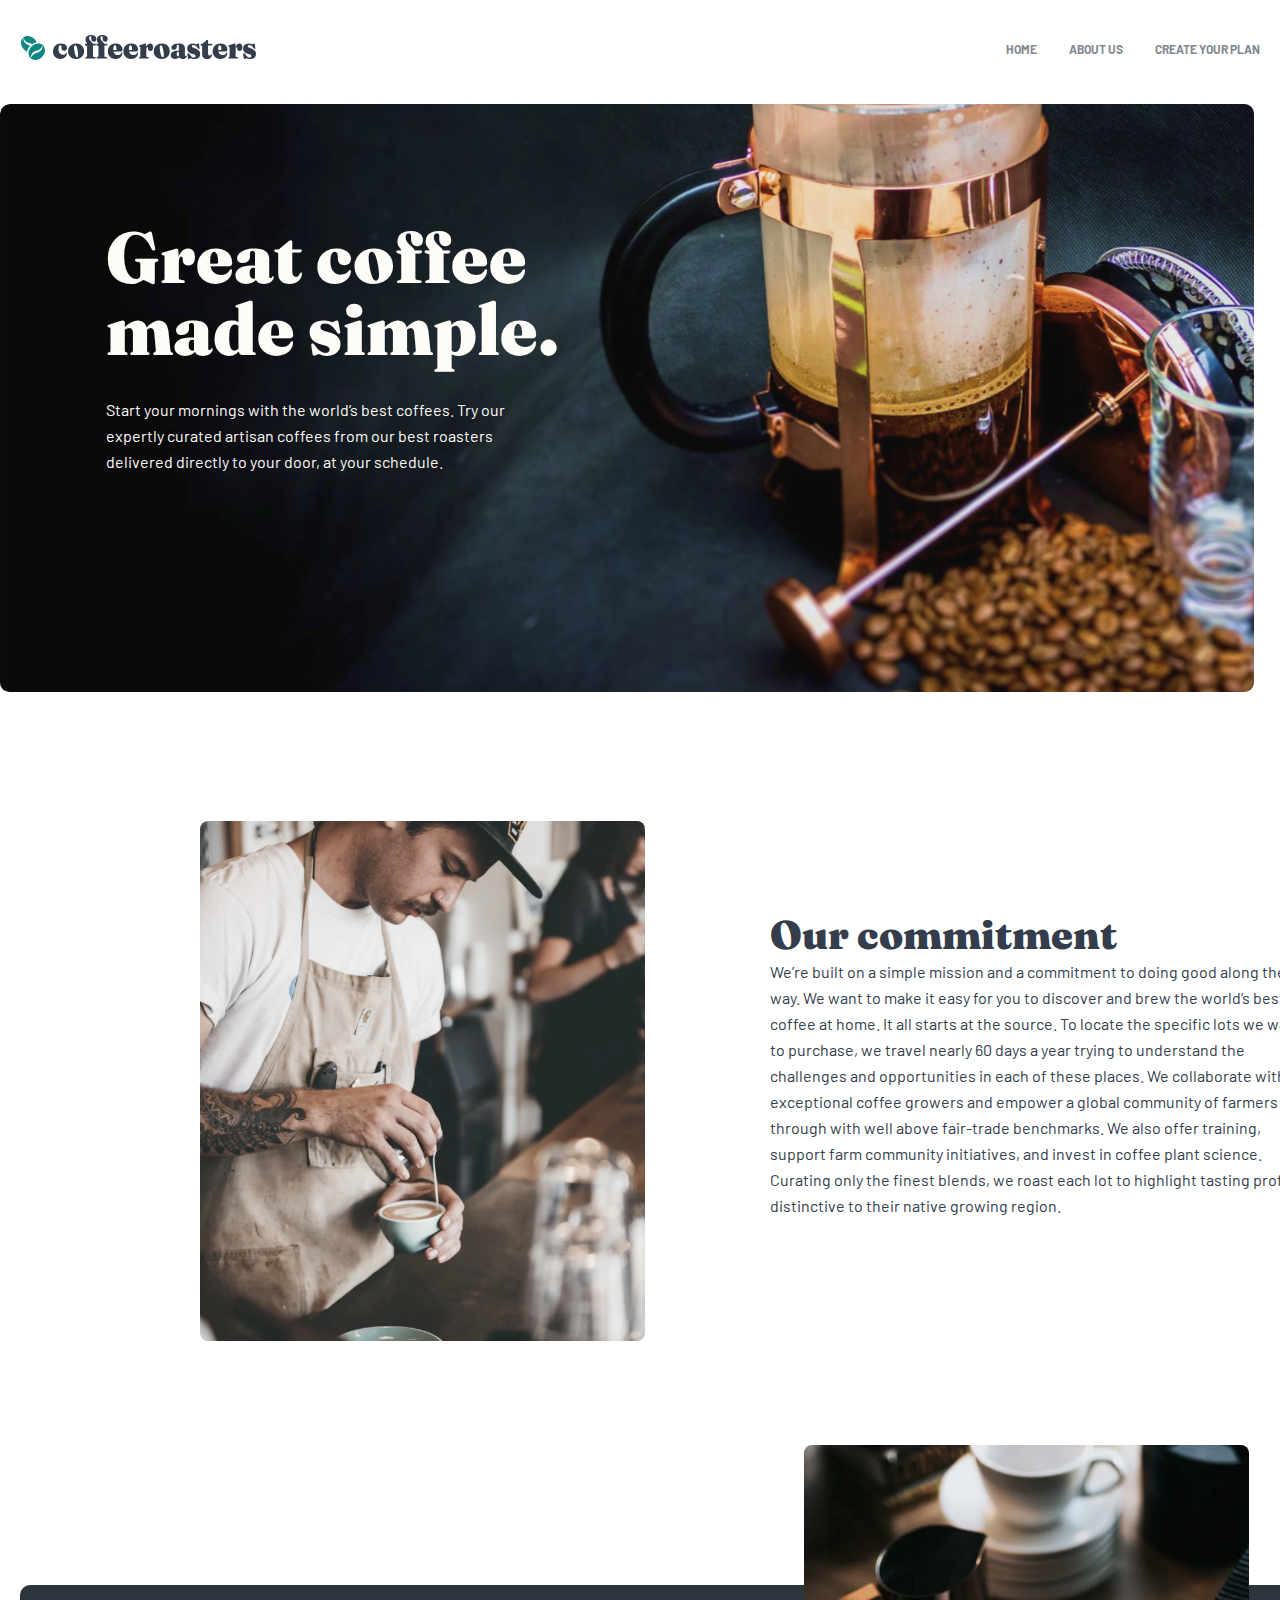
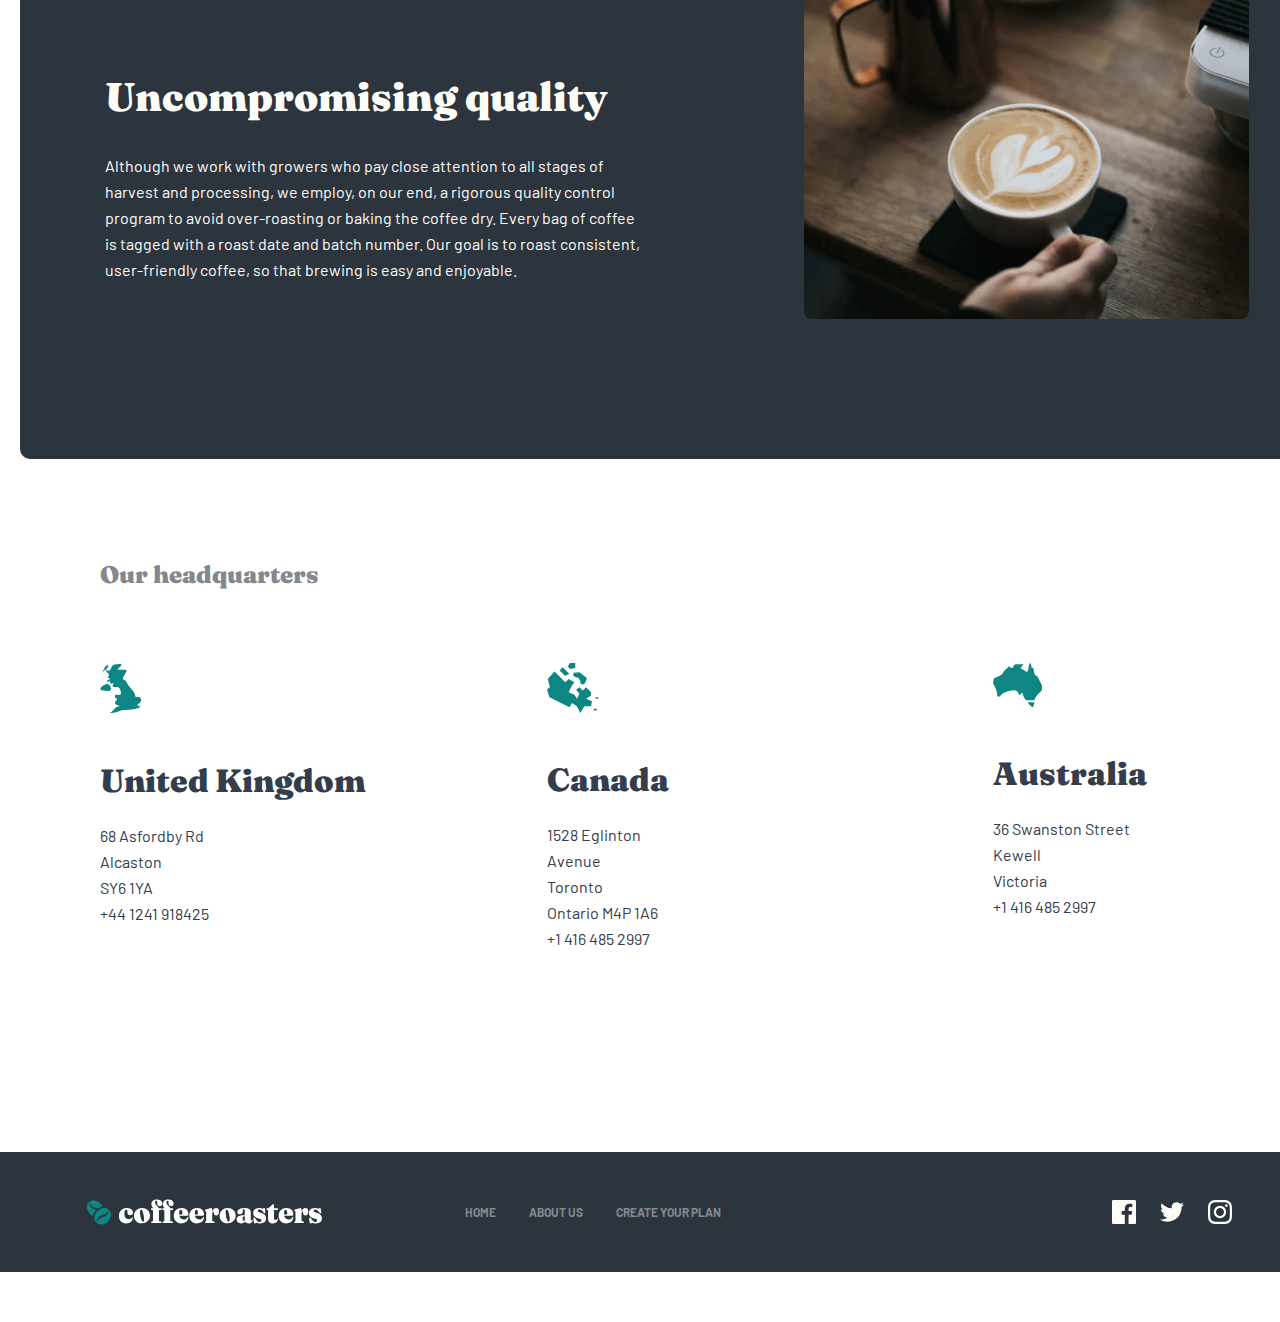
<file: about.html>
<!DOCTYPE html>
<html lang="en">
<head>
    <meta charset="UTF-8">
    <meta http-equiv="X-UA-Compatible" content="IE=edge">
    <meta name="viewport" content="width=device-width, initial-scale=1.0">
    <link rel="preconnect" href="https://fonts.googleapis.com">
    <link rel="preconnect" href="https://fonts.gstatic.com" crossorigin>
    <link
        href="https://fonts.googleapis.com/css2?family=Barlow:wght@400;700&family=Fraunces:opsz,wght@9..144,400;9..144,500;9..144,600;9..144,700;9..144,900&family=Libre+Franklin:wght@400;500&family=Montserrat:wght@400;500;600;700&family=Plus+Jakarta+Sans:wght@400;500;700&family=Poppins:wght@400;600;700&family=Rubik:wght@400;500;700&family=Source+Serif+Pro:wght@400;700&family=Tenor+Sans&display=swap"
        rel="stylesheet">

    <link rel="stylesheet" href="./scss/main.css">
    <title>COFFEEROASTERS</title>
</head>
<body>

    <header class="header">
        <div class="container header__box">
            <a class="header__logo" href="#"><img src="./img/logoheader.svg" alt="logo"></a>

            <nav class="nav">
                <ul class="nav__list">
                    <li class="homeee"><a class="nav__item" href="./index.html">HOME</a></li>
                    <li class="about"><a class="nav__item" href="/about.html">ABOUT US</a></li>
                    <li class="create"><a class="nav__item" href="./create.html">CREATE YOUR PLAN</a></li>
                    <li class="burger"><a href="#"><img src="./img/burger.svg" alt="burger"></a></li>
                </ul>
            </nav>
        </div>
    </header>


    <main class="container main_home">
        <div class="bac-img">
            <h2>Great coffee
                made simple.</h2>
            <p>Start your mornings with the world’s best coffees. Try our expertly curated artisan coffees from our best
                roasters delivered directly to your door, at your schedule.</p>
<!-- 
            <div class="btn-div">
                <a class="header-btn" href="#">Create your plan</a>
            </div> -->

        </div>
    </main>


    <section class="container taturoka">

        <div class="tatur_text" >
            <img src="./img/tatur.svg" alt="hahah">


            <div class="taturowka_text">
                <h3>
                    Our commitment
                </h3>


                <p>We’re built on a simple mission and a commitment to doing good along the way. We want to make it easy for you to discover and brew the world’s best coffee at home. It all starts at the source. To locate the specific lots we want to purchase, we travel nearly 60 days a year trying to understand the challenges and opportunities in each of these places. We collaborate with exceptional coffee growers and empower a global community of farmers through with well above fair-trade benchmarks. We also offer training, support farm community initiatives, and invest in coffee plant science. Curating only the finest blends, we roast each lot to highlight tasting profiles distinctive to their native growing region.</p>
            </div>
        </div>
    </section>




    <section class="container quality">

        <div class="bac__div_quality">

            <h2>Uncompromising quality</h2>
            <p>Although we work with growers who pay close attention to all stages of harvest and processing, we employ, on our end, a rigorous quality control program to avoid over-roasting or baking the coffee dry. Every bag of coffee is tagged with a roast date and batch number. Our goal is to roast consistent, user-friendly coffee, so that brewing is easy and enjoyable.</p>
            <div class="acup_of_coffe">
                <img src="./img/acup.svg" alt="hahaha">
            </div>
            <div class="acup_of_coffe2">
                <img src="./img/screenonliy.svg" alt="hahaha">
            </div>


        </div>

    </section>



    <section class="world_in_coffe container">

        <h2>
            Our headquarters
        </h2>


        <div class="world_div">
            <div class="world_card">
                <img src="./img/kingdom.svg" alt="world">

                <h5> United Kingdom</h5>

                <p> 68  Asfordby Rd</p>
                    <p>  Alcaston</p>
                        <p>  SY6 1YA</p>
                            <p> +44 1241 918425</p>
            </div>

            <div class="world_card">
                <img src="./img/canada.svg" alt="world">

                <h5> Canada</h5>

                <p> 1528  Eglinton Avenue</p>
                <p>  Toronto</p>
                <p> Ontario M4P 1A6</p>
                <p>  +1 416 485 2997</p>
            </div>

            <div class="world_card">
                <img src="./img/australia.svg" alt="world">

                <h5> Australia</h5>

                <p> 36 Swanston Street</p>
                   <p> Kewell</p>
                   <p> Victoria</p>
                   <p>+1 416 485 2997</p>
            </div>

        </div>

    </section>





    <footer class="footer container">


        <div class="footer_div">

            <img src="./img/logofooter.svg" alt="logo">

            <nav class="nav">
                <ul class="nav__list_footer">
                    <li><a class="nav__item_footer" href="#">HOME</a></li>
                    <li><a class="nav__item_footer" href="#">ABOUT US</a></li>
                    <li><a class="nav__item_footer" href="#">CREATE YOUR PLAN</a></li>

                </ul>
            </nav>

            <div class="linkslar">
                <img src="./img/fasebook.svg" alt="fasebook">
                <img src="./img/twitter.svg" alt="fasebook">
                <img src="./img/insta.svg" alt="fasebook">

            </div>


        </div>



    </footer>





    
</body>
</html>
</file>
<file: scss/main.css>
body {
  margin: 0;
  padding: 0;
}

a {
  text-decoration: none;
}

li {
  list-style: none;
}

.container {
  margin: 0 auto;
  padding: 0 20px;
  max-width: 1300px;
}

.header {
  padding-bottom: 30px;
}
.header .header__box {
  display: flex;
  justify-content: space-between;
  align-items: center;
  padding-top: 24px;
}
.header .header__box .nav .nav__list {
  display: flex;
  gap: 32px;
}
.header .header__box .nav .nav__list .burger {
  display: none;
}
.header .header__box .nav .nav__list .nav__item {
  list-style: none;
  font-family: "Barlow";
  font-style: normal;
  font-weight: 700;
  font-size: 12px;
  line-height: 15px;
  color: #83888F;
  margin: 0;
}
.header .header__box .nav .nav__list .nav__item:hover {
  color: #333D4B;
  font-weight: 700;
}

@media (max-width: 590px) {
  .header .header__box {
    justify-content: center;
    padding: 0;
    padding-top: 20px;
  }
  .header .header__box .nav .nav__list .nav__item {
    display: none;
  }
  .header .header__box .nav .nav__list .burger {
    display: block;
  }
}
.main_home {
  background: url(../img/bacraundsvg.svg);
  height: 600px;
  background-size: 98%;
  background-repeat: no-repeat;
  border-radius: 10px;
  padding-top: 117px;
  margin: 0 auto;
}
.main_home .bac-img h2 {
  font-family: "Fraunces";
  font-style: normal;
  font-weight: 900;
  font-size: 72px;
  line-height: 72px;
  color: #FEFCF7;
  width: 493px;
  padding-left: 86px;
  margin: 0;
}
.main_home .bac-img p {
  font-family: "Barlow";
  font-style: normal;
  font-weight: 400;
  font-size: 16px;
  line-height: 26px;
  color: #FEFCF7;
  width: 405px;
  padding: 32px 0px 0px 86px;
  margin: 0;
}
.main_home .bac-img .btn-div {
  padding: 71px 0px 0px 86px;
}
.main_home .bac-img .btn-div .header-btn {
  font-family: "Fraunces";
  font-style: normal;
  font-weight: 900;
  font-size: 18px;
  line-height: 25px;
  text-align: center;
  color: #FEFCF7;
  padding: 15px 31px 16px 31px;
  background-color: #0E8784;
  border-radius: 6px;
}
.main_home .bac-img .btn-div .header-btn:hover {
  background-color: #66D2CF;
}

@media (max-width: 920px) {
  .main_home {
    padding-top: 17px;
    background: url(../img/bacraundsvg.svg);
    height: 400px;
    background-size: 98%;
    background-repeat: no-repeat;
    border-radius: 10px;
  }
  .main_home .bac-img h2 {
    font-size: 48px;
    line-height: 48px;
    color: #FEFCF7;
    width: 329px;
    padding-left: 56px;
    margin: 0;
  }
  .main_home .bac-img p {
    font-size: 15px;
    line-height: 25px;
    color: #FEFCF7;
    width: 398px;
    padding: 24px 0px 0px 58px;
    margin: 0;
  }
  .main_home .bac-img .btn-div {
    padding: 55px 0px 0px 58px;
  }
}
@media (max-width: 590px) {
  .main_home {
    padding-top: 100px;
    background: url(../img/phonebag.svg);
    width: 377px;
    background-size: 100%;
    background-repeat: no-repeat;
    border-radius: 10px;
  }
  .main_home .bac-img h2 {
    font-size: 48px;
    line-height: 48px;
    color: #FEFCF7;
    width: 329px;
    padding-left: 20px;
    margin: 0;
  }
  .main_home .bac-img p {
    font-size: 15px;
    line-height: 25px;
    color: #FEFCF7;
    width: 398px;
    padding: 24px 0px 0px 20px;
    margin: 0;
  }
  .main_home .bac-img .btn-div {
    padding: 55px 0px 0px 20px;
  }
}
.footer {
  padding: 200px 0px 50px 0px;
}
.footer .footer_div {
  width: 1280px;
  height: 120px;
  background-color: #2C343E;
  display: flex;
  align-items: center;
  padding-left: 86px;
}
.footer .footer_div img {
  height: 26px;
  width: 236px;
  padding-right: 103px;
}
.footer .footer_div .nav .nav__list_footer {
  display: flex;
  gap: 33px;
}
.footer .footer_div .nav .nav__list_footer .nav__item_footer {
  list-style: none;
  font-family: "Barlow";
  font-style: normal;
  font-weight: 700;
  font-size: 12px;
  line-height: 15px;
  color: #83888F;
  margin: 0;
}
.footer .footer_div .nav .nav__list_footer .nav__item_footer:hover {
  color: #FEFCF7;
  font-weight: 700;
}
.footer .footer_div .linkslar {
  display: flex;
  width: 120px;
  gap: 24px;
  padding-left: 391px;
}
.footer .footer_div .linkslar img {
  width: 24px;
  height: 24px;
  margin: 0;
  padding: 0;
}

@media (max-width: 920px) {
  .footer {
    padding: 120px 0px 70px 0px;
  }
  .footer .footer_div {
    width: 687px;
    height: 270px;
    display: grid;
    grid-template-columns: auto;
    justify-content: center;
    text-align: center;
  }
  .footer .footer_div img {
    height: 26px;
    width: 236px;
    padding: 0;
    padding-bottom: 10px;
    padding-left: 30px;
    justify-content: center;
    text-align: center;
  }
  .footer .footer_div .nav .nav__list_footer {
    display: flex;
    gap: 23px;
    padding: 0;
    justify-content: center;
  }
  .footer .footer_div .nav .nav__list_footer .nav__item_footer {
    list-style: none;
    font-family: "Barlow";
    font-style: normal;
    font-weight: 700;
    font-size: 12px;
    line-height: 15px;
    color: #83888F;
    margin: 0;
  }
  .footer .footer_div .nav .nav__list_footer .nav__item_footer:hover {
    color: #FEFCF7;
    font-weight: 700;
  }
  .footer .footer_div .linkslar {
    display: flex;
    width: 120px;
    gap: 24px;
    margin: 0 auto;
    padding: 0;
    padding-left: 0px;
    justify-content: center;
  }
  .footer .footer_div .linkslar img {
    width: 24px;
    height: 24px;
    margin: 0;
    padding: 0;
  }
}
@media (max-width: 590px) {
  .footer {
    padding: 120px 0px 70px 40px;
  }
  .footer .footer_div {
    width: 307px;
    height: 346px;
    display: grid;
    grid-template-columns: auto;
    justify-content: center;
    text-align: center;
  }
  .footer .footer_div img {
    height: 26px;
    width: 236px;
    padding: 0;
    padding-bottom: 0px;
    padding-left: 0px;
    padding-right: 90px;
    justify-content: center;
    text-align: center;
  }
  .footer .footer_div .nav .nav__list_footer {
    display: grid;
    grid-template-columns: auto;
    gap: 23px;
    padding: 0;
    justify-content: center;
  }
  .footer .footer_div .nav .nav__list_footer .nav__item_footer {
    list-style: none;
    font-family: "Barlow";
    font-style: normal;
    font-weight: 700;
    font-size: 12px;
    line-height: 15px;
    color: #83888F;
    margin: 0;
    padding-right: 90px;
  }
  .footer .footer_div .nav .nav__list_footer .nav__item_footer:hover {
    color: #FEFCF7;
    font-weight: 700;
  }
  .footer .footer_div .linkslar {
    display: flex;
    width: 120px;
    margin: 0 auto;
    padding: 0;
    padding-left: 0px;
    justify-content: center;
    padding-right: 90px;
  }
  .footer .footer_div .linkslar img {
    width: 24px;
    height: 24px;
    margin: 0;
    padding: 0;
  }
}
.collc {
  padding-left: 165px;
  padding-bottom: 50px;
}
.collc .collection {
  background-image: url(../img/collection.svg);
  height: 600px;
  background-size: 85%;
  background-repeat: no-repeat;
  border-radius: 10px;
}
.collc .collection .coffe-our-collection {
  padding-top: 120px;
  display: flex;
  gap: 30px;
}
.collc .collection .coffe-our-collection .coffe-card h4 {
  font-family: "Fraunces";
  font-style: normal;
  font-weight: 900;
  font-size: 24px;
  line-height: 32px;
  text-align: center;
  color: #333D4B;
  width: 255px;
}
.collc .collection .coffe-our-collection .coffe-card p {
  font-family: "Barlow";
  font-style: normal;
  font-weight: 400;
  font-size: 16px;
  line-height: 26px;
  text-align: center;
  color: #333D4B;
  width: 255px;
}

@media (max-width: 920px) {
  .collc {
    padding-left: 65px;
    padding-bottom: 200px;
  }
  .collc .collection .coffe-our-collection {
    padding-top: 120px;
    display: grid;
    grid-template-columns: auto;
    gap: 30px;
  }
  .collc .collection .coffe-our-collection .coffe-card {
    display: flex;
  }
  .collc .collection .coffe-our-collection .coffe-card h4 {
    text-align: left;
    width: 255px;
  }
  .collc .collection .coffe-our-collection .coffe-card p {
    text-align: left;
    width: 285px;
  }
}
@media (max-width: 590px) {
  .collc {
    padding-left: 65px;
    padding-bottom: 700px;
  }
  .collc .collection .coffe-our-collection {
    padding-top: 120px;
    display: grid;
    grid-template-columns: auto;
    gap: 30px;
  }
  .collc .collection .coffe-our-collection .coffe-card {
    display: block;
  }
  .collc .collection .coffe-our-collection .coffe-card h4 {
    text-align: center;
    width: 255px;
  }
  .collc .collection .coffe-our-collection .coffe-card p {
    text-align: center;
    width: 285px;
  }
}
.questions {
  position: relative;
}
.questions .quest {
  height: 577px;
  background-size: 98%;
  background-color: #2C343E;
  border-radius: 10px;
}
.questions .quest h3 {
  font-family: "Fraunces";
  font-style: normal;
  font-weight: 900;
  font-size: 40px;
  line-height: 48px;
  text-align: center;
  color: #FEFCF7;
  margin: 0;
  padding-top: 112px;
}
.questions .quest p {
  font-family: "Barlow";
  font-style: normal;
  font-weight: 400;
  font-size: 16px;
  line-height: 26px;
  text-align: center;
  color: #FEFCF7;
  margin: 0 auto;
  width: 540px;
  padding-top: 32px;
}
.questions .question_div_card {
  position: absolute;
  left: 115px;
  top: 358px;
  display: flex;
  gap: 30px;
}
.questions .question_div_card .question_card {
  background-color: #0E8784;
  border-radius: 8px;
  height: 382px;
  width: 350px;
  text-align: center;
}
.questions .question_div_card .question_card img {
  padding-top: 72px;
}
.questions .question_div_card .question_card h6 {
  font-family: "Fraunces";
  font-style: normal;
  font-weight: 900;
  font-size: 24px;
  line-height: 32px;
  text-align: center;
  color: #FEFCF7;
  margin: 0;
  padding: 56px 0px 24px 0px;
}
.questions .question_div_card .question_card p {
  font-family: "Barlow";
  font-style: normal;
  font-weight: 400;
  font-size: 16px;
  line-height: 26px;
  text-align: center;
  color: #FEFCF7;
  width: 255px;
  margin: 0 auto;
}

@media (max-width: 920px) {
  .questions {
    position: relative;
  }
  .questions .quest {
    height: 577px;
    background-size: 98%;
    background-color: #2C343E;
    border-radius: 10px;
  }
  .questions .quest h3 {
    text-align: center;
    color: #FEFCF7;
    margin: 0;
    padding-top: 92px;
  }
  .questions .quest p {
    text-align: center;
    color: #FEFCF7;
    margin: 0 auto;
    width: 540px;
    padding-top: 32px;
  }
  .questions .question_div_card {
    position: absolute;
    left: 55px;
    top: 268px;
    display: grid;
    grid-template-columns: auto;
    gap: 30px;
  }
  .questions .question_div_card .question_card {
    background-color: #0E8784;
    border-radius: 8px;
    height: 180px;
    width: 573px;
    text-align: left;
    display: flex;
    gap: 55px;
    padding-left: 60px;
  }
  .questions .question_div_card .question_card img {
    padding-top: 72px;
    width: 55px;
    height: 56px;
  }
  .questions .question_div_card .question_card h6 {
    text-align: left;
    margin: 0;
    padding: 56px 0px 24px 0px;
  }
  .questions .question_div_card .question_card p {
    text-align: left;
    width: 344px;
  }
}
@media (max-width: 590px) {
  .questions {
    position: relative;
  }
  .questions .quest {
    height: 907px;
    background-size: 98%;
    background-color: #2C343E;
    border-radius: 10px;
  }
  .questions .quest h3 {
    text-align: center;
    color: #FEFCF7;
    margin: 0;
    padding-top: 62px;
  }
  .questions .quest p {
    text-align: center;
    color: #FEFCF7;
    margin: 0 auto;
    width: 279px;
    padding-top: 24px;
  }
  .questions .question_div_card {
    position: absolute;
    left: 75px;
    top: 358px;
    display: grid;
    grid-template-columns: auto;
    gap: 24px;
  }
  .questions .question_div_card .question_card {
    background-color: #0E8784;
    border-radius: 8px;
    height: 382px;
    width: 279px;
    text-align: center;
    display: block;
    padding-left: 0;
  }
  .questions .question_div_card .question_card img {
    padding-top: 72px;
  }
  .questions .question_div_card .question_card h6 {
    text-align: center;
    color: #FEFCF7;
    margin: 0;
    padding: 56px 0px 24px 0px;
  }
  .questions .question_div_card .question_card p {
    text-align: center;
    color: #FEFCF7;
    width: 255px;
    margin: 0 auto;
  }
}
.coffe_works {
  padding-top: 300px;
  padding-left: 205px;
}
.coffe_works h3 {
  font-family: "Fraunces";
  font-style: normal;
  font-weight: 900;
  font-size: 24px;
  line-height: 32px;
  color: #83888F;
  padding-bottom: 60px;
}
.coffe_works .imgs_div {
  display: flex;
  position: relative;
}
.coffe_works .imgs_div .midle {
  position: absolute;
  left: 389px;
}
.coffe_works .imgs_div .path {
  width: 760px;
}
.coffe_works .numbers_div {
  padding-top: 62px;
  display: flex;
  gap: 95px;
}
.coffe_works .numbers_div .numbers_card h2 {
  font-family: "Fraunces";
  font-style: normal;
  font-weight: 900;
  font-size: 72px;
  line-height: 72px;
  color: #FDD6BA;
  margin: 0;
  padding-bottom: 38px;
}
.coffe_works .numbers_div .numbers_card h5 {
  font-family: "Fraunces";
  font-style: normal;
  font-weight: 900;
  font-size: 32px;
  line-height: 36px;
  color: #333D4B;
  width: 255px;
  margin: 0;
  padding-bottom: 42px;
}
.coffe_works .numbers_div .numbers_card p {
  font-family: "Barlow";
  font-style: normal;
  font-weight: 400;
  font-size: 16px;
  line-height: 26px;
  color: #333D4B;
  width: 285px;
}
.coffe_works .btn-div {
  padding: 64px 0px 0px 0px;
}
.coffe_works .btn-div .work-btn {
  font-family: "Fraunces";
  font-style: normal;
  font-weight: 900;
  font-size: 18px;
  line-height: 25px;
  text-align: center;
  color: #FEFCF7;
  padding: 15px 31px 16px 31px;
  background-color: #0E8784;
  border-radius: 6px;
}
.coffe_works .btn-div .work-btn:hover {
  background-color: #66D2CF;
}

@media (max-width: 920px) {
  .coffe_works {
    padding-top: 400px;
    padding-left: 39px;
  }
  .coffe_works .imgs_div {
    display: flex;
    position: relative;
  }
  .coffe_works .imgs_div .midle {
    position: absolute;
    left: 289px;
  }
  .coffe_works .imgs_div .path {
    width: 527px;
  }
  .coffe_works .numbers_div {
    padding-top: 62px;
    display: flex;
    gap: 20px;
  }
  .coffe_works .numbers_div .numbers_card h2 {
    font-family: "Fraunces";
    font-style: normal;
    font-weight: 900;
    font-size: 72px;
    line-height: 72px;
    color: #FDD6BA;
    margin: 0;
    padding-bottom: 38px;
  }
  .coffe_works .numbers_div .numbers_card h5 {
    font-family: "Fraunces";
    font-style: normal;
    font-weight: 900;
    font-size: 32px;
    line-height: 36px;
    color: #333D4B;
    width: 255px;
    margin: 0;
    padding-bottom: 42px;
  }
  .coffe_works .numbers_div .numbers_card p {
    font-family: "Barlow";
    font-style: normal;
    font-weight: 400;
    font-size: 16px;
    line-height: 26px;
    color: #333D4B;
    width: 225px;
  }
}
@media (max-width: 590px) {
  .coffe_works {
    padding-top: 700px;
    padding-left: 39px;
  }
  .coffe_works h3 {
    padding-left: 95px;
  }
  .coffe_works .imgs_div {
    display: none;
  }
  .coffe_works .numbers_div {
    padding-top: 62px;
    display: grid;
    grid-template-columns: auto;
    gap: 20px;
    text-align: center;
    width: 300px;
  }
  .coffe_works .numbers_div .numbers_card h2 {
    padding-bottom: 24px;
    width: 90px;
    justify-content: center;
    text-align: center;
    margin: 0 auto;
  }
  .coffe_works .numbers_div .numbers_card h5 {
    font-family: "Fraunces";
    font-style: normal;
    font-weight: 900;
    font-size: 28px;
    line-height: 36px;
    color: #333D4B;
    width: 377px;
    margin: 0;
    padding-bottom: 42px;
  }
  .coffe_works .numbers_div .numbers_card p {
    font-family: "Barlow";
    font-style: normal;
    font-weight: 400;
    font-size: 16px;
    line-height: 26px;
    color: #333D4B;
    width: 325px;
    margin: 0 auto;
  }
  .coffe_works .btn-div {
    padding: 64px 0px 0px 75px;
  }
}
.taturoka {
  padding-left: 200px;
}
.taturoka .tatur_text {
  display: flex;
  gap: 125px;
}
.taturoka .tatur_text img {
  border-radius: 8px;
}
.taturoka .tatur_text .taturowka_text {
  padding-top: 90px;
}
.taturoka .tatur_text .taturowka_text h3 {
  font-family: "Fraunces";
  font-style: normal;
  font-weight: 900;
  font-size: 40px;
  line-height: 48px;
  color: #333D4B;
  margin: 0;
}
.taturoka .tatur_text .taturowka_text p {
  font-family: "Barlow";
  font-style: normal;
  font-weight: 400;
  font-size: 16px;
  line-height: 26px;
  color: #333D4B;
  width: 540px;
  margin: 0;
}

@media (max-width: 920px) {
  .taturoka {
    padding-left: 30px;
  }
  .taturoka .tatur_text {
    display: flex;
    gap: 69px;
  }
  .taturoka .tatur_text img {
    border-radius: 8px;
    height: 470px;
    width: 281px;
  }
  .taturoka .tatur_text .taturowka_text {
    padding-top: 50px;
  }
  .taturoka .tatur_text .taturowka_text h3 {
    font-family: "Fraunces";
    font-style: normal;
    font-weight: 900;
    font-size: 40px;
    line-height: 48px;
    color: #333D4B;
    margin: 0;
  }
  .taturoka .tatur_text .taturowka_text p {
    font-family: "Barlow";
    font-style: normal;
    font-weight: 400;
    font-size: 16px;
    line-height: 26px;
    color: #333D4B;
    width: 339px;
    margin: 0;
  }
}
@media (max-width: 590px) {
  .taturoka {
    padding-left: 50px;
    padding-top: 100px;
    padding-right: 0;
  }
  .taturoka .tatur_text {
    display: block;
  }
  .taturoka .tatur_text img {
    height: 400px;
    width: 327px;
    border-radius: 8px;
  }
  .taturoka .tatur_text .taturowka_text {
    padding-top: 50px;
  }
  .taturoka .tatur_text .taturowka_text h3 {
    font-family: "Fraunces";
    font-style: normal;
    font-weight: 900;
    font-size: 32px;
    line-height: 48px;
    color: #333D4B;
    margin: 0;
    width: 327px;
    padding-bottom: 30px;
  }
  .taturoka .tatur_text .taturowka_text p {
    font-family: "Barlow";
    font-style: normal;
    font-weight: 400;
    font-size: 16px;
    line-height: 26px;
    color: #333D4B;
    width: 327px;
    margin: 0;
  }
}
.quality {
  padding-top: 244px;
}
.quality .bac__div_quality {
  position: relative;
  height: 474px;
  width: 1280px;
  border-radius: 10px;
  background-color: #2C343E;
}
.quality .bac__div_quality h2 {
  font-family: "Fraunces";
  font-style: normal;
  font-weight: 900;
  font-size: 40px;
  line-height: 48px;
  padding-top: 88px;
  padding-left: 85px;
  margin: 0;
  color: #FEFCF7;
}
.quality .bac__div_quality p {
  font-family: "Barlow";
  font-style: normal;
  font-weight: 400;
  font-size: 16px;
  line-height: 26px;
  padding-top: 32px;
  padding-left: 85px;
  margin: 0;
  color: #FEFCF7;
  width: 540px;
}
.quality .bac__div_quality .acup_of_coffe {
  position: absolute;
  right: 51px;
  bottom: 136px;
}
.quality .bac__div_quality .acup_of_coffe img {
  border-radius: 8px;
}
.quality .bac__div_quality .acup_of_coffe2 {
  display: none;
}

@media (max-width: 920px) {
  .quality {
    padding-top: 244px;
  }
  .quality .bac__div_quality {
    position: relative;
    height: 488px;
    width: 688px;
    border-radius: 10px;
    border-radius: 10px;
    background-color: #2C343E;
  }
  .quality .bac__div_quality h2 {
    font-family: "Fraunces";
    font-style: normal;
    font-weight: 900;
    font-size: 32px;
    line-height: 48px;
    padding-top: 208px;
    padding-left: 135px;
    margin: 0;
    width: 413px;
    color: #FEFCF7;
  }
  .quality .bac__div_quality p {
    font-family: "Barlow";
    font-style: normal;
    font-weight: 400;
    font-size: 16px;
    line-height: 26px;
    padding-top: 32px;
    padding-left: 85px;
    margin: 0;
    text-align: center;
    color: #FEFCF7;
    width: 540px;
  }
  .quality .bac__div_quality .acup_of_coffe2 {
    display: block;
    position: absolute;
    right: 51px;
    bottom: 336px;
  }
  .quality .bac__div_quality .acup_of_coffe2 img {
    height: 320px;
    width: 573px;
    border-radius: 8px;
  }
  .quality .bac__div_quality .acup_of_coffe {
    display: none;
  }
}
@media (max-width: 590px) {
  .quality {
    padding-top: 244px;
    padding-right: 0;
  }
  .quality .bac__div_quality {
    position: relative;
    height: 509px;
    width: 327px;
    border-radius: 10px;
    background-color: #2C343E;
  }
  .quality .bac__div_quality h2 {
    font-family: "Fraunces";
    font-style: normal;
    font-weight: 900;
    font-size: 32px;
    line-height: 48px;
    padding-top: 122px;
    padding-left: 25px;
    margin: 0;
    width: 279px;
    text-align: center;
    color: #FEFCF7;
  }
  .quality .bac__div_quality p {
    font-family: "Barlow";
    font-style: normal;
    font-weight: 400;
    font-size: 16px;
    line-height: 26px;
    padding-top: 24px;
    padding-left: 24px;
    margin: 0;
    text-align: center;
    color: #FEFCF7;
    width: 279px;
  }
  .quality .bac__div_quality .acup_of_coffe2 {
    display: block;
    position: absolute;
    right: 24px;
    bottom: 416px;
  }
  .quality .bac__div_quality .acup_of_coffe2 img {
    height: 156px;
    width: 279px;
    border-radius: 8px;
  }
  .quality .bac__div_quality .acup_of_coffe {
    display: none;
  }
}
.world_in_coffe {
  padding-top: 100px;
  padding-left: 100px;
}
.world_in_coffe h2 {
  font-family: "Fraunces";
  font-style: normal;
  font-weight: 900;
  font-size: 24px;
  line-height: 32px;
  color: #83888F;
  margin: 0;
}
.world_in_coffe .world_div {
  display: flex;
  gap: 180px;
  padding-top: 72px;
}
.world_in_coffe .world_div .world_card {
  width: 275px;
}
.world_in_coffe .world_div .world_card h5 {
  font-family: "Fraunces";
  font-style: normal;
  font-weight: 900;
  font-size: 32px;
  line-height: 36px;
  margin: 0;
  padding-top: 45px;
  color: #333D4B;
  padding-bottom: 24px;
}
.world_in_coffe .world_div .world_card p {
  font-family: "Barlow";
  font-style: normal;
  font-weight: 400;
  font-size: 16px;
  line-height: 26px;
  margin: 0;
  color: #333D4B;
  width: 150px;
}

@media (max-width: 920px) {
  .world_in_coffe {
    padding-top: 100px;
    padding-left: 100px;
  }
  .world_in_coffe .world_div {
    display: flex;
    gap: 10px;
    padding-top: 72px;
  }
  .world_in_coffe .world_div .world_card {
    width: 275px;
  }
  .world_in_coffe .world_div .world_card h5 {
    font-size: 24px;
  }
}
@media (max-width: 590px) {
  .world_in_coffe {
    padding-top: 100px;
    padding-left: 40px;
  }
  .world_in_coffe h2 {
    font-family: "Fraunces";
    font-style: normal;
    font-weight: 900;
    font-size: 24px;
    line-height: 32px;
    color: #83888F;
    margin: 0;
  }
  .world_in_coffe .world_div {
    display: grid;
    grid-template-columns: auto;
    padding-top: 72px;
  }
  .world_in_coffe .world_div .world_card {
    text-align: center;
    width: 275px;
    padding-bottom: 30px;
  }
  .world_in_coffe .world_div .world_card h5 {
    font-family: "Fraunces";
    font-style: normal;
    font-weight: 900;
    font-size: 32px;
    line-height: 36px;
    margin: 0;
    padding-top: 45px;
    color: #333D4B;
    padding-bottom: 24px;
    text-align: center;
  }
  .world_in_coffe .world_div .world_card p {
    font-family: "Barlow";
    text-align: center;
    font-style: normal;
    font-weight: 400;
    font-size: 16px;
    line-height: 26px;
    margin: 0;
    color: #333D4B;
    width: 150px;
    padding-left: 60px;
  }
}
.main_create {
  background: url(../img/cretbagc.svg);
  height: 600px;
  background-size: 98%;
  background-repeat: no-repeat;
  border-radius: 10px;
  padding-top: 117px;
  margin: 0 auto;
}
.main_create .bac-img h2 {
  font-family: "Fraunces";
  font-style: normal;
  font-weight: 900;
  font-size: 72px;
  line-height: 72px;
  color: #FEFCF7;
  width: 493px;
  padding-left: 86px;
  margin: 0;
}
.main_create .bac-img p {
  font-family: "Barlow";
  font-style: normal;
  font-weight: 400;
  font-size: 16px;
  line-height: 26px;
  color: #FEFCF7;
  width: 445px;
  padding: 32px 0px 0px 86px;
  margin: 0;
}

.create_works {
  padding-left: 0px;
}
.create_works .create_bac_div {
  background-color: #2C343E;
  height: 653px;
  width: 1280px;
  border-radius: 10px;
  padding-left: 85px;
  padding-top: 100px;
}
.create_works .create_bac_div .imgs_div {
  display: flex;
  position: relative;
}
.create_works .create_bac_div .imgs_div .midle {
  position: absolute;
  left: 389px;
}
.create_works .create_bac_div .imgs_div .path {
  width: 760px;
}
.create_works .create_bac_div .numbers_div {
  padding-top: 62px;
  display: flex;
  gap: 95px;
}
.create_works .create_bac_div .numbers_div .numbers_card h2 {
  font-family: "Fraunces";
  font-style: normal;
  font-weight: 900;
  font-size: 72px;
  line-height: 72px;
  color: #FDD6BA;
  margin: 0;
  padding-bottom: 38px;
}
.create_works .create_bac_div .numbers_div .numbers_card h5 {
  font-family: "Fraunces";
  font-style: normal;
  font-weight: 900;
  font-size: 32px;
  line-height: 36px;
  color: #FEFCF7;
  width: 255px;
  margin: 0;
  padding-bottom: 42px;
}
.create_works .create_bac_div .numbers_div .numbers_card p {
  font-family: "Barlow";
  font-style: normal;
  font-weight: 400;
  font-size: 16px;
  line-height: 26px;
  color: #FEFCF7;
  width: 285px;
}

.grind__option {
  display: flex;
  gap: 300px;
  padding-top: 200px;
}

.grind__option .grind__option__type li {
  padding-top: 24px;
  padding-bottom: 10px;
  line-height: 24px;
}

.grind__option .grind__option__type li b {
  opacity: 0.5;
  font-size: 24px;
}

.grind__option .grind__option__type li b :hover b {
  color: #000;
}

.grind__option .grind__option__drink li h3 {
  font-size: 40px;
  opacity: 0.5;
  padding-bottom: 56px;
}

.grind__option .grind__option__drink .drink__capsule {
  display: flex;
  gap: 23px;
  padding-bottom: 88px;
}

.grind__option .grind__option__drink .drink__capsule div {
  width: 228px;
  height: 250px;
  background-color: #F4F1EB;
}

.grind__option .grind__option__drink .drink__capsule div:hover {
  background-color: #0E8784;
  color: #fff;
}

.grind__option .grind__option__drink .drink__capsule h4 {
  text-align: center;
  padding-top: 32px;
  font-size: 24px;
  line-height: 32px;
  width: 163px;
}

.grind__option .grind__option__drink .drink__capsule p {
  width: 172px;
  padding-top: 24px;
  line-height: 26px;
  margin-left: 40px;
}

.grind__option .grind__option__drink .drink__order {
  background-color: #2C343E;
  width: 100%;
}

.grind__option .grind__option__drink .drink__order p {
  font-size: 16px;
  opacity: 0.7;
  padding-top: 27px;
  padding-bottom: 8px;
  line-height: 26px;
  color: #FFFFFF;
}

.grind__option .grind__option__drink .drink__order h5 {
  font-size: 24px;
  color: white;
  padding-bottom: 15px;
  line-height: 40px;
}

.grind__option .grind__option__drink .drink__order h5 span {
  color: #0E8784;
}

.grind__option .grind__option__drink .drink__btn {
  padding-top: 50px;
  text-align: end;
  padding-bottom: 168px;
}

.grind__option .grind__option__drink .drink__btn button {
  padding: 15px 35px;
  background-color: #0E8784;
  border: none;
  border-radius: 6px;
}

.grind__option .grind__option__drink .drink__btn button a {
  color: #fff;
}

@media (max-width: 910px) {
  .grind__option__type {
    display: none;
  }
}
@media (max-width: 760px) {
  .grind__option__drink div {
    flex-wrap: wrap;
  }
}
@media (max-width: 760px) {
  .grind__option__drink {
    text-align: center;
  }
  .grind__option__drink .drink__capsule div {
    margin-left: 60px;
    width: 328px;
    justify-content: center;
    padding: 0px 60px;
  }
  .grind__option__drink .drink__capsule div h4 {
    text-align: center;
  }
  .grind__option__drink .drink__capsule div p {
    text-align: center;
  }
}/*# sourceMappingURL=main.css.map */
</file>
